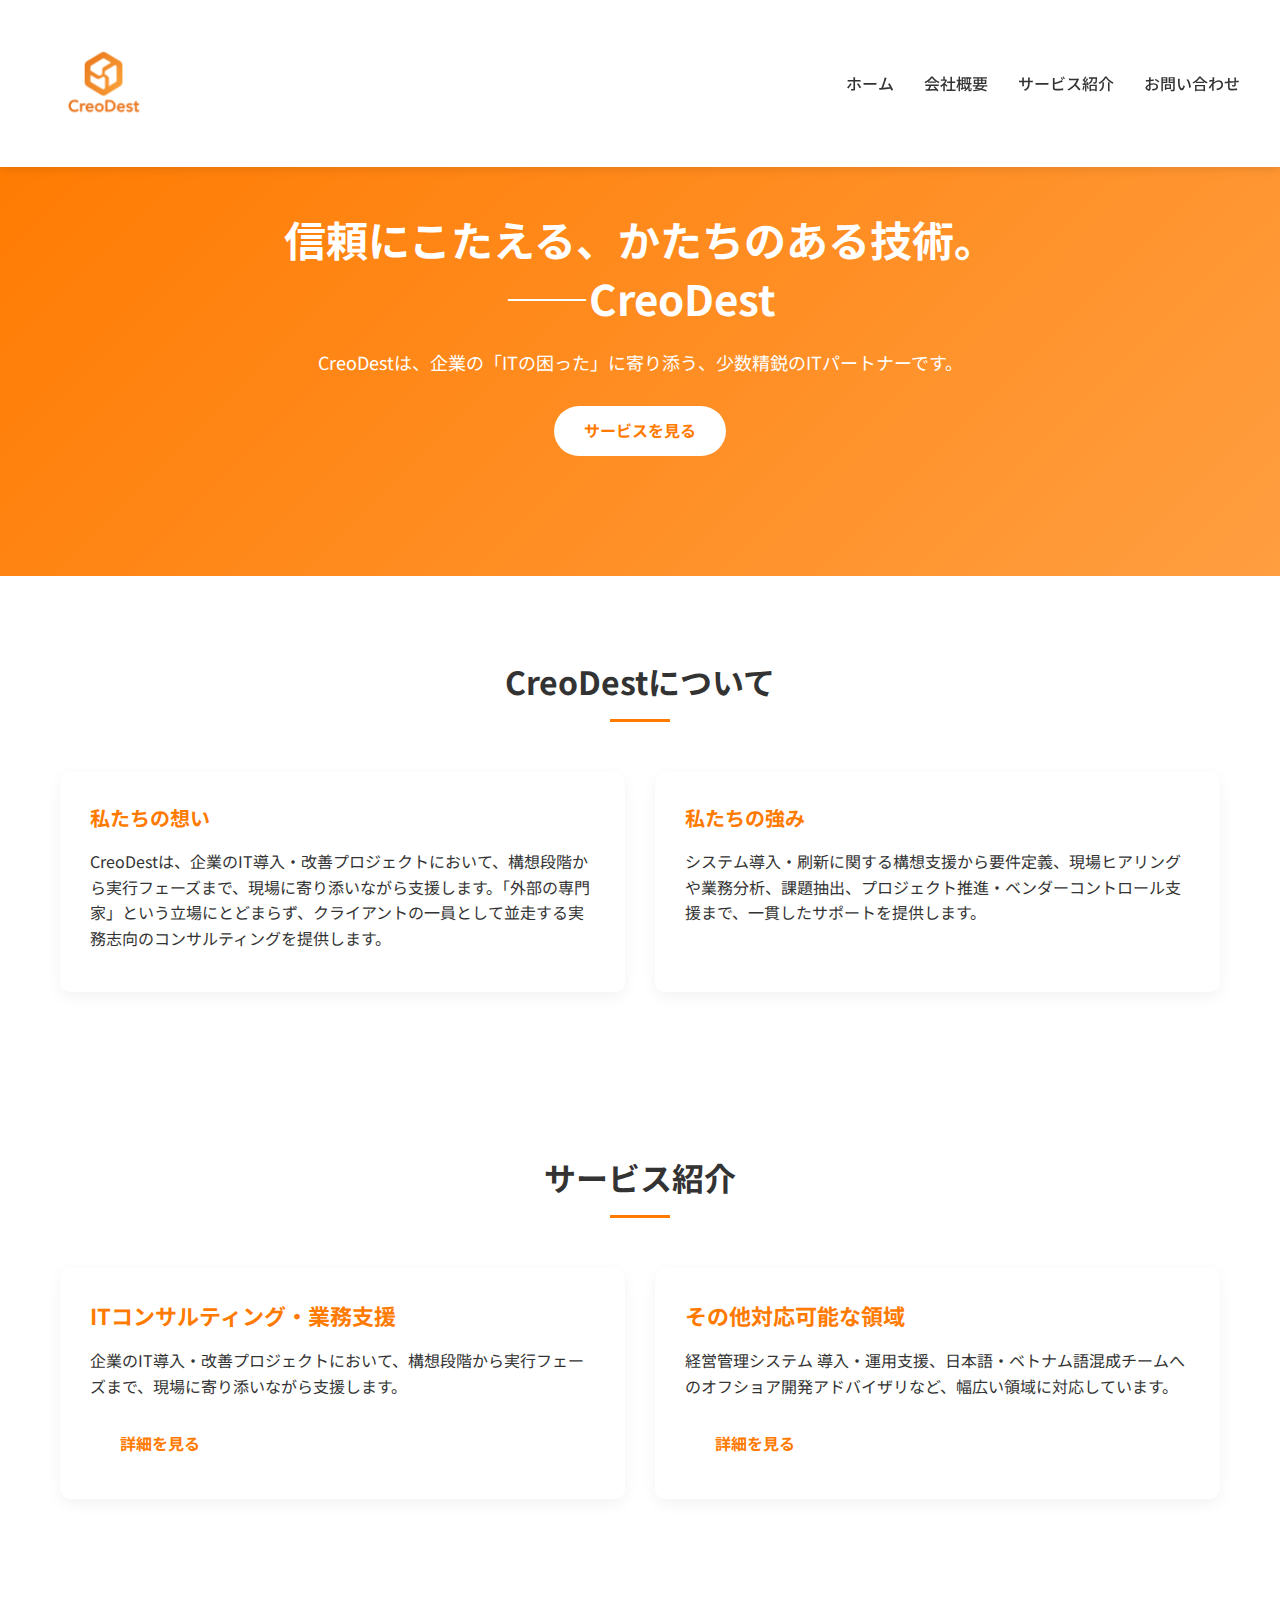
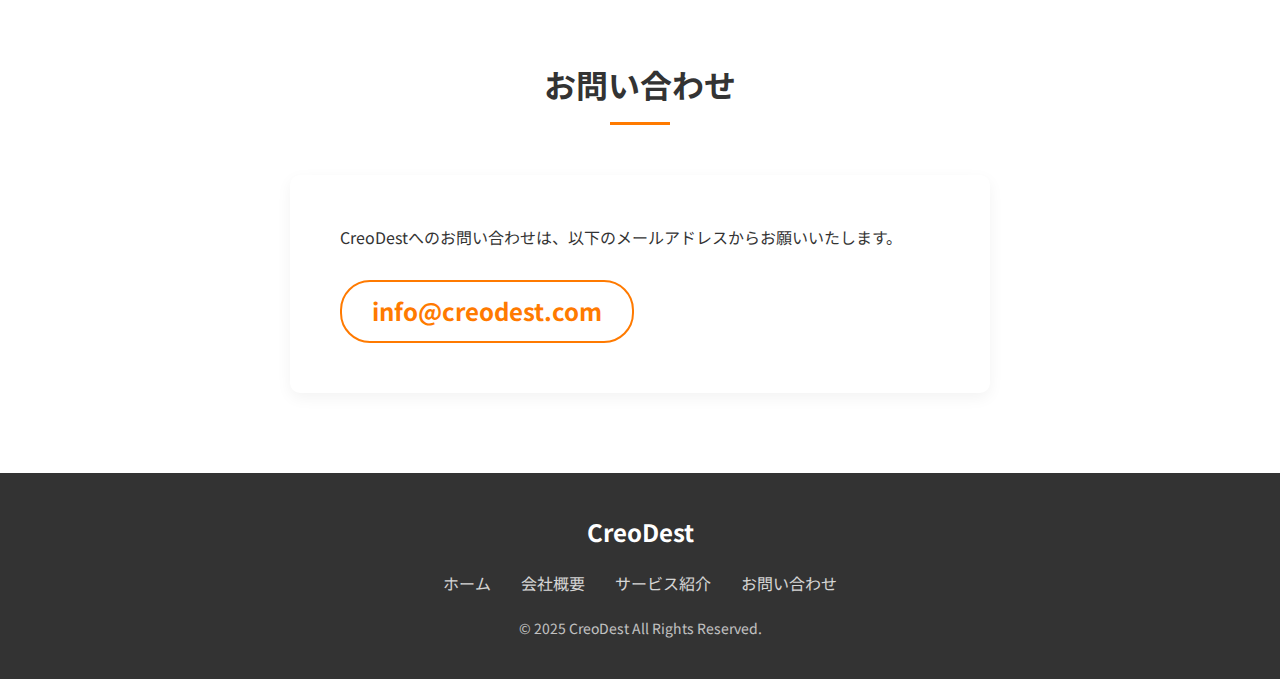
<file: index.html>
<!DOCTYPE html>
<html lang="ja">
<head>
    <meta charset="UTF-8">
    <meta name="viewport" content="width=device-width, initial-scale=1.0">
    <title>CreoDest - 信頼にこたえる、かたちのある技術</title>
    <meta name="description" content="CreoDestは、企業の「ITの困った」に寄り添う、少数精鋭のITパートナーです。システム導入から運用、現場調整、改善提案まで――専門性と誠実さをもって、現場に根ざした支援を行います。">
    <link rel="stylesheet" href="css/style.css">
    <link rel="preconnect" href="https://fonts.googleapis.com">
    <link rel="preconnect" href="https://fonts.gstatic.com" crossorigin>
    <link href="https://fonts.googleapis.com/css2?family=Noto+Sans+JP:wght@400;500;700&display=swap" rel="stylesheet">
</head>
<body>
    <!-- ヘッダー -->
    <header>
        <div class="container header-container">
            <div class="logo-container">
                <img src="images/logo.png" alt="CreoDest" class="logo-image">
            </div>
            <div class="mobile-menu-btn">
                <span></span>
                <span></span>
                <span></span>
            </div>
            <nav>
                <ul>
                    <li><a href="index.html">ホーム</a></li>
                    <li><a href="company.html">会社概要</a></li>
                    <li><a href="services.html">サービス紹介</a></li>
                    <li><a href="contact.html">お問い合わせ</a></li>
                </ul>
            </nav>
        </div>
    </header>

    <!-- メインコンテンツ -->
    <main>
        <!-- ヒーローセクション -->
        <section class="hero">
            <div class="container">
                <h1>信頼にこたえる、かたちのある技術。<br>――CreoDest</h1>
                <p>CreoDestは、企業の「ITの困った」に寄り添う、少数精鋭のITパートナーです。</p>
                <a href="services.html" class="btn">サービスを見る</a>
            </div>
        </section>

        <!-- 会社紹介セクション -->
        <section class="company-intro scroll-animation">
            <div class="container">
                <div class="section-title">
                    <h2>CreoDestについて</h2>
                </div>
                <div class="info-grid">
                    <div class="info-item">
                        <h3>私たちの想い</h3>
                        <p>CreoDestは、企業のIT導入・改善プロジェクトにおいて、構想段階から実行フェーズまで、現場に寄り添いながら支援します。「外部の専門家」という立場にとどまらず、クライアントの一員として並走する実務志向のコンサルティングを提供します。</p>
                    </div>
                    <div class="info-item">
                        <h3>私たちの強み</h3>
                        <p>システム導入・刷新に関する構想支援から要件定義、現場ヒアリングや業務分析、課題抽出、プロジェクト推進・ベンダーコントロール支援まで、一貫したサポートを提供します。</p>
                    </div>
                </div>
            </div>
        </section>

        <!-- サービス紹介セクション（簡易版） -->
        <section class="services-preview scroll-animation">
            <div class="container">
                <div class="section-title">
                    <h2>サービス紹介</h2>
                </div>
                <div class="services-container">
                    <div class="service-card">
                        <div class="service-content">
                            <h3>ITコンサルティング・業務支援</h3>
                            <p>企業のIT導入・改善プロジェクトにおいて、構想段階から実行フェーズまで、現場に寄り添いながら支援します。</p>
                            <a href="services.html" class="btn">詳細を見る</a>
                        </div>
                    </div>
                    <div class="service-card">
                        <div class="service-content">
                            <h3>その他対応可能な領域</h3>
                            <p>経営管理システム 導入・運用支援、日本語・ベトナム語混成チームへのオフショア開発アドバイザリなど、幅広い領域に対応しています。</p>
                            <a href="services.html" class="btn">詳細を見る</a>
                        </div>
                    </div>
                </div>
            </div>
        </section>

        <!-- お問い合わせセクション（簡易版） -->
        <section class="contact-preview scroll-animation">
            <div class="container">
                <div class="section-title">
                    <h2>お問い合わせ</h2>
                </div>
                <div class="contact-content">
                    <p>CreoDestへのお問い合わせは、以下のメールアドレスからお願いいたします。</p>
                    <a href="mailto:info@creodest.com" class="contact-email">info@creodest.com</a>
                </div>
            </div>
        </section>
    </main>

    <!-- フッター -->
    <footer>
        <div class="container footer-content">
            <div class="footer-logo">CreoDest</div>
            <div class="footer-nav">
                <ul>
                    <li><a href="index.html">ホーム</a></li>
                    <li><a href="company.html">会社概要</a></li>
                    <li><a href="services.html">サービス紹介</a></li>
                    <li><a href="contact.html">お問い合わせ</a></li>
                </ul>
            </div>
            <div class="copyright">
                &copy; 2025 CreoDest All Rights Reserved.
            </div>
        </div>
    </footer>

    <script src="js/main.js"></script>
</body>
</html>
</file>
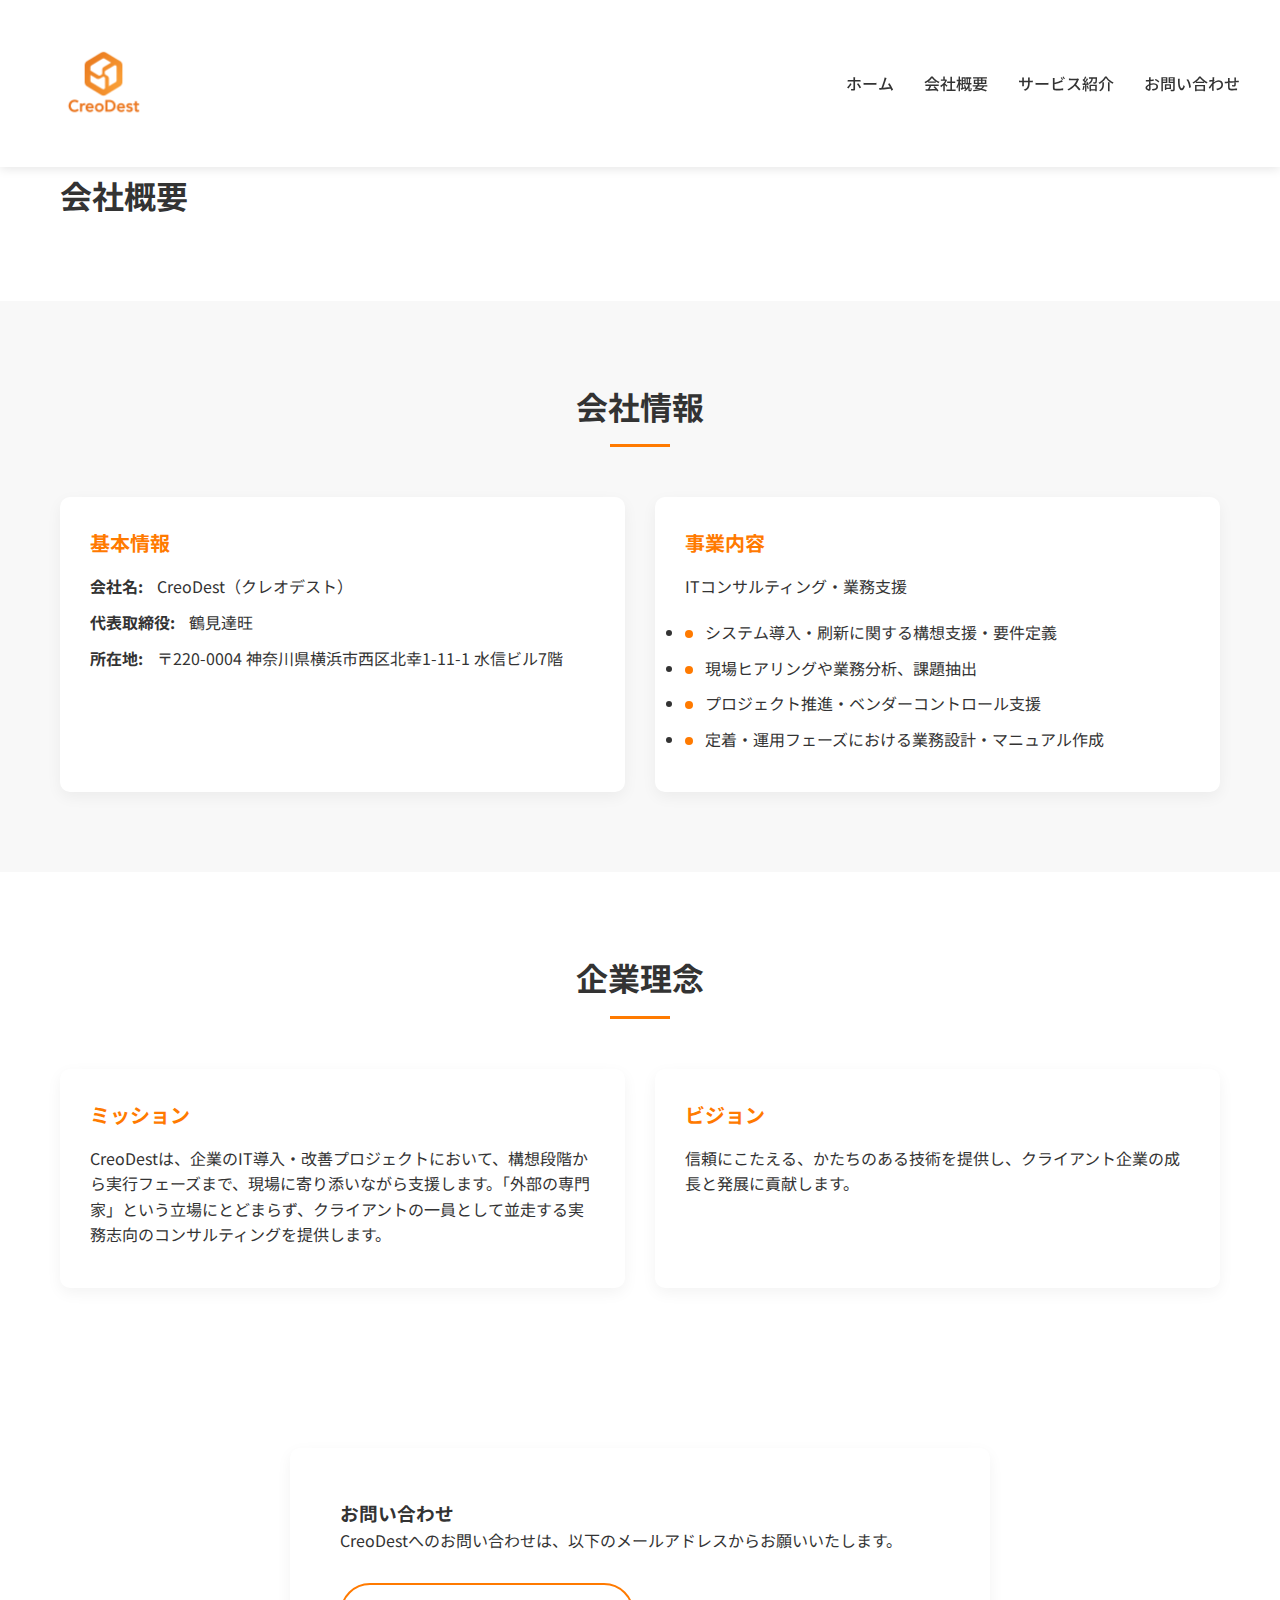
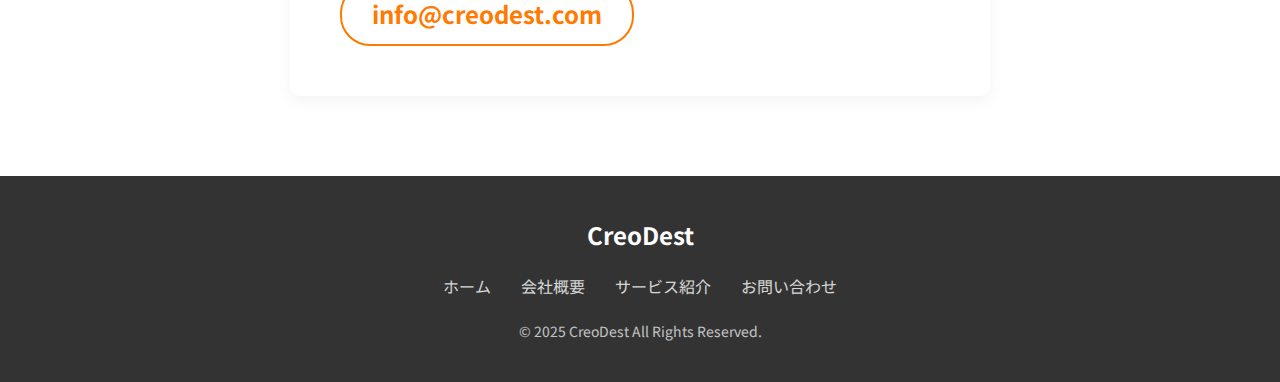
<file: company.html>
<!DOCTYPE html>
<html lang="ja">
<head>
    <meta charset="UTF-8">
    <meta name="viewport" content="width=device-width, initial-scale=1.0">
    <title>会社概要 - CreoDest</title>
    <meta name="description" content="CreoDestの会社概要ページです。代表者、所在地、事業内容などの情報をご覧いただけます。">
    <link rel="stylesheet" href="css/style.css">
    <link rel="preconnect" href="https://fonts.googleapis.com">
    <link rel="preconnect" href="https://fonts.gstatic.com" crossorigin>
    <link href="https://fonts.googleapis.com/css2?family=Noto+Sans+JP:wght@400;500;700&display=swap" rel="stylesheet">
</head>
<body>
    <!-- ヘッダー -->
    <header>
        <div class="container header-container">
            <div class="logo-container">
                <img src="images/logo.png" alt="CreoDest" class="logo-image">
            </div>
            <div class="mobile-menu-btn">
                <span></span>
                <span></span>
                <span></span>
            </div>
            <nav>
                <ul>
                    <li><a href="index.html">ホーム</a></li>
                    <li><a href="company.html">会社概要</a></li>
                    <li><a href="services.html">サービス紹介</a></li>
                    <li><a href="contact.html">お問い合わせ</a></li>
                </ul>
            </nav>
        </div>
    </header>

    <!-- メインコンテンツ -->
    <main>
        <!-- 会社概要ヘッダー -->
        <section class="page-header">
            <div class="container">
                <h1>会社概要</h1>
            </div>
        </section>

        <!-- 会社概要詳細 -->
        <section class="company-info scroll-animation">
            <div class="container">
                <div class="section-title">
                    <h2>会社情報</h2>
                </div>
                <div class="info-grid">
                    <div class="info-item">
                        <h3>基本情報</h3>
                        <p><span class="label">会社名:</span> CreoDest（クレオデスト）</p>
                        <p><span class="label">代表取締役:</span> <span id="capital">鶴見達旺</span></p>
                        <p><span class="label">所在地:</span> 〒220-0004 神奈川県横浜市西区北幸1-11-1 水信ビル7階</p>
                    </div>
                    <div class="info-item">
                        <h3>事業内容</h3>
                        <p>ITコンサルティング・業務支援</p>
                        <ul class="service-list">
                            <li>システム導入・刷新に関する構想支援・要件定義</li>
                            <li>現場ヒアリングや業務分析、課題抽出</li>
                            <li>プロジェクト推進・ベンダーコントロール支援</li>
                            <li>定着・運用フェーズにおける業務設計・マニュアル作成</li>
                        </ul>
                    </div>
                </div>
            </div>
        </section>

        <!-- 企業理念 -->
        <section class="philosophy scroll-animation">
            <div class="container">
                <div class="section-title">
                    <h2>企業理念</h2>
                </div>
                <div class="info-grid">
                    <div class="info-item">
                        <h3>ミッション</h3>
                        <p>CreoDestは、企業のIT導入・改善プロジェクトにおいて、構想段階から実行フェーズまで、現場に寄り添いながら支援します。「外部の専門家」という立場にとどまらず、クライアントの一員として並走する実務志向のコンサルティングを提供します。</p>
                    </div>
                    <div class="info-item">
                        <h3>ビジョン</h3>
                        <p>信頼にこたえる、かたちのある技術を提供し、クライアント企業の成長と発展に貢献します。</p>
                    </div>
                </div>
            </div>
        </section>

        <!-- お問い合わせへの誘導 -->
        <section class="cta scroll-animation">
            <div class="container">
                <div class="contact-content">
                    <h3>お問い合わせ</h3>
                    <p>CreoDestへのお問い合わせは、以下のメールアドレスからお願いいたします。</p>
                    <a href="mailto:info@creodest.com" class="contact-email">info@creodest.com</a>
                </div>
            </div>
        </section>
    </main>

    <!-- フッター -->
    <footer>
        <div class="container footer-content">
            <div class="footer-logo">CreoDest</div>
            <div class="footer-nav">
                <ul>
                    <li><a href="index.html">ホーム</a></li>
                    <li><a href="company.html">会社概要</a></li>
                    <li><a href="services.html">サービス紹介</a></li>
                    <li><a href="contact.html">お問い合わせ</a></li>
                </ul>
            </div>
            <div class="copyright">
                &copy; 2025 CreoDest All Rights Reserved.
            </div>
        </div>
    </footer>

    <script src="js/main.js"></script>
</body>
</html>
</file>
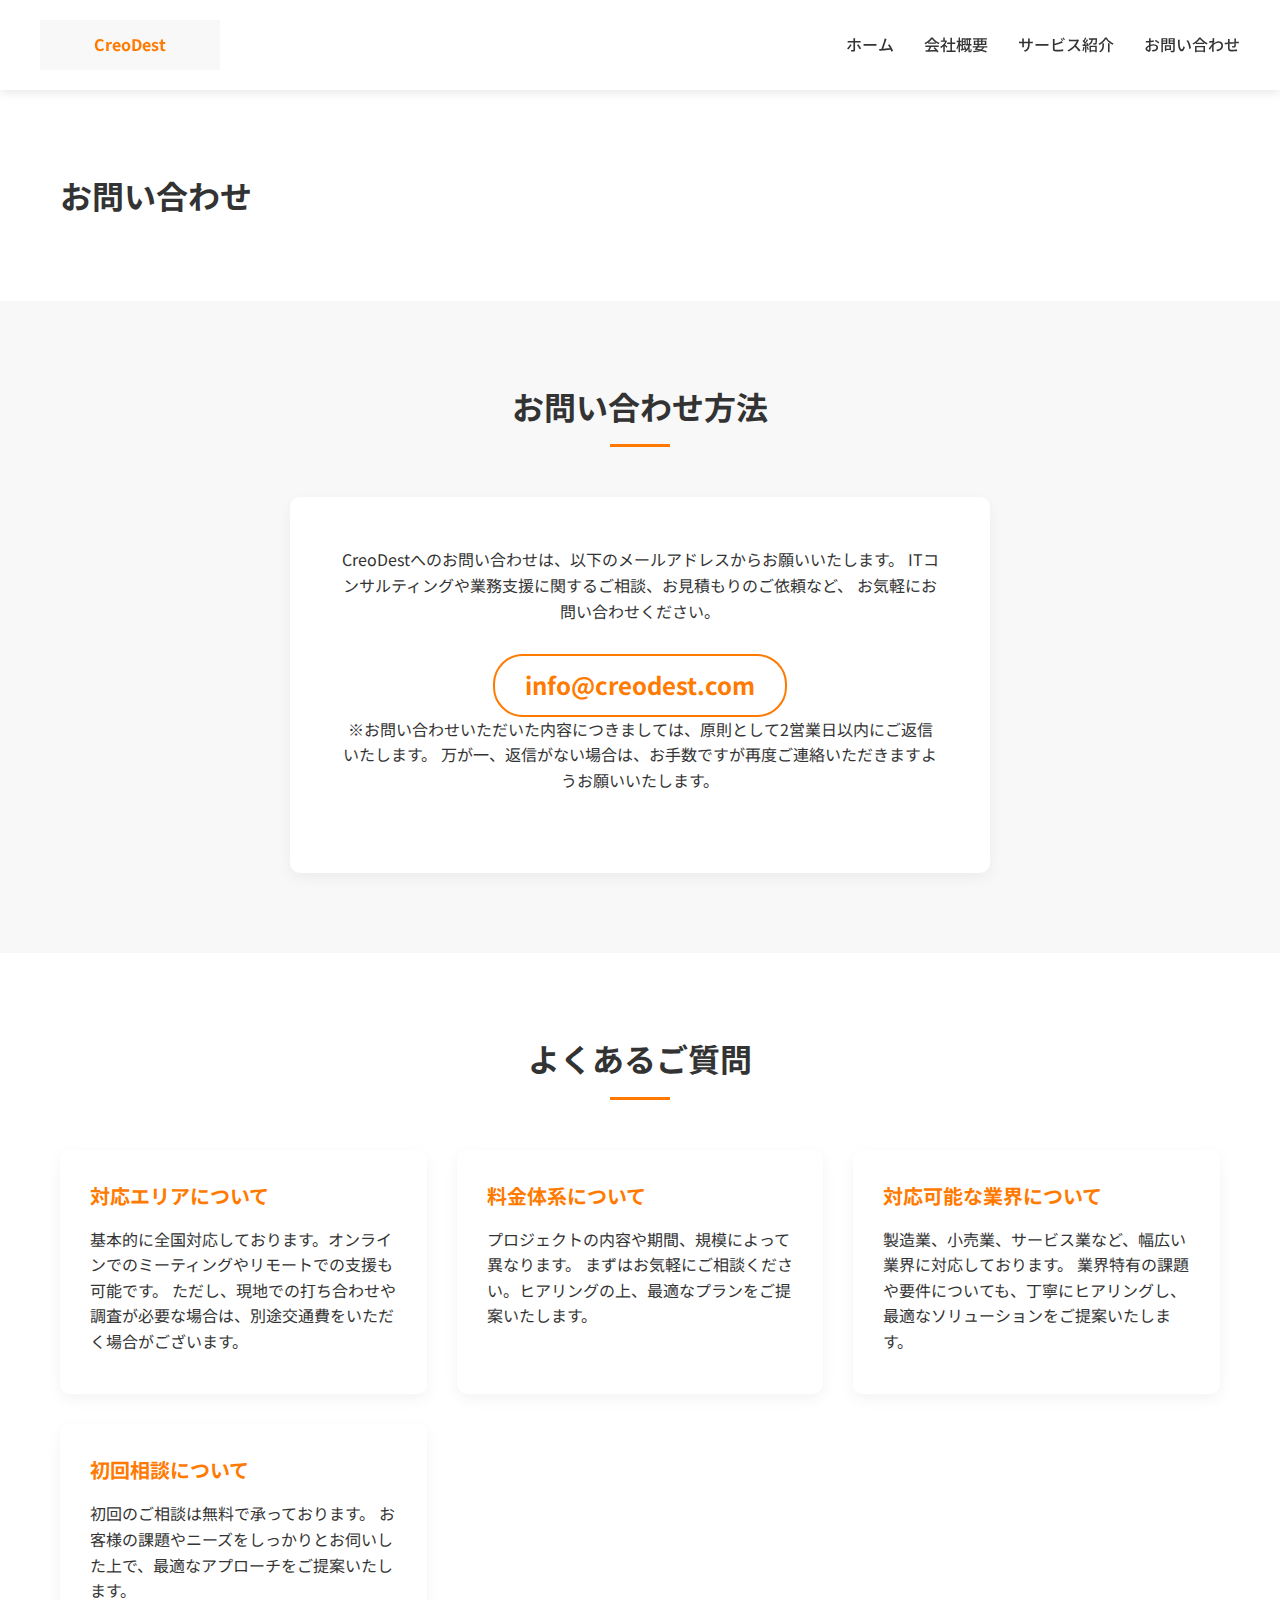
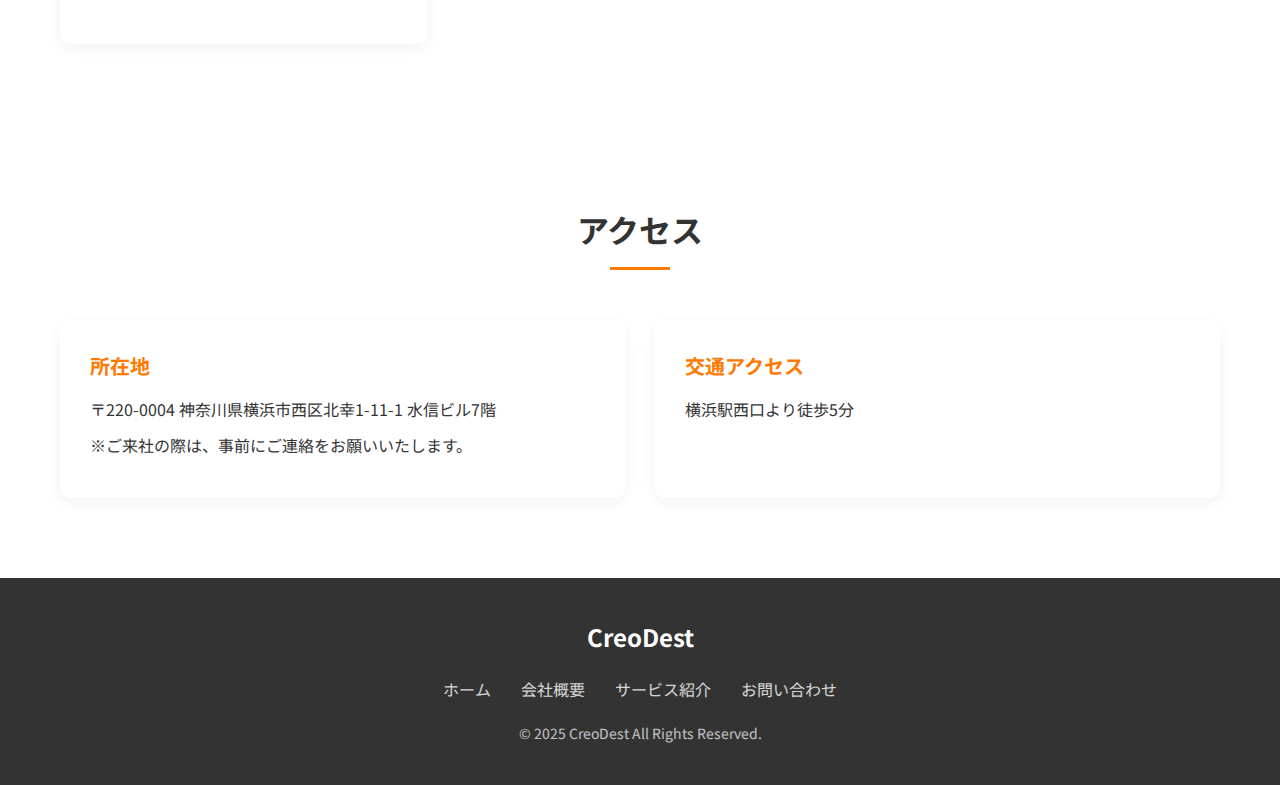
<file: contact.html>
<!DOCTYPE html>
<html lang="ja">
<head>
    <meta charset="UTF-8">
    <meta name="viewport" content="width=device-width, initial-scale=1.0">
    <title>お問い合わせ - CreoDest</title>
    <meta name="description" content="CreoDestへのお問い合わせページです。ITコンサルティングや業務支援に関するご相談は、こちらからお気軽にお問い合わせください。">
    <link rel="stylesheet" href="css/style.css">
    <link rel="preconnect" href="https://fonts.googleapis.com">
    <link rel="preconnect" href="https://fonts.gstatic.com" crossorigin>
    <link href="https://fonts.googleapis.com/css2?family=Noto+Sans+JP:wght@400;500;700&display=swap" rel="stylesheet">
</head>
<body>
    <!-- ヘッダー -->
    <header>
        <div class="container header-container">
            <div class="logo-container">
                <div class="logo-placeholder">CreoDest</div>
            </div>
            <div class="mobile-menu-btn">
                <span></span>
                <span></span>
                <span></span>
            </div>
            <nav>
                <ul>
                    <li><a href="index.html">ホーム</a></li>
                    <li><a href="company.html">会社概要</a></li>
                    <li><a href="services.html">サービス紹介</a></li>
                    <li><a href="contact.html">お問い合わせ</a></li>
                </ul>
            </nav>
        </div>
    </header>

    <!-- メインコンテンツ -->
    <main>
        <!-- お問い合わせヘッダー -->
        <section class="page-header">
            <div class="container">
                <h1>お問い合わせ</h1>
            </div>
        </section>

        <!-- お問い合わせ詳細 -->
        <section class="contact scroll-animation">
            <div class="container">
                <div class="section-title">
                    <h2>お問い合わせ方法</h2>
                </div>
                <div class="contact-content">
                    <p>
                        CreoDestへのお問い合わせは、以下のメールアドレスからお願いいたします。
                        ITコンサルティングや業務支援に関するご相談、お見積もりのご依頼など、
                        お気軽にお問い合わせください。
                    </p>
                    <div class="contact-email-container">
                        <a href="mailto:info@creodest.com" class="contact-email">info@creodest.com</a>
                    </div>
                    <p class="contact-note">
                        ※お問い合わせいただいた内容につきましては、原則として2営業日以内にご返信いたします。
                        万が一、返信がない場合は、お手数ですが再度ご連絡いただきますようお願いいたします。
                    </p>
                </div>
            </div>
        </section>

        <!-- よくあるご質問 -->
        <section class="faq scroll-animation">
            <div class="container">
                <div class="section-title">
                    <h2>よくあるご質問</h2>
                </div>
                <div class="info-grid">
                    <div class="info-item">
                        <h3>対応エリアについて</h3>
                        <p>
                            基本的に全国対応しております。オンラインでのミーティングやリモートでの支援も可能です。
                            ただし、現地での打ち合わせや調査が必要な場合は、別途交通費をいただく場合がございます。
                        </p>
                    </div>
                    <div class="info-item">
                        <h3>料金体系について</h3>
                        <p>
                            プロジェクトの内容や期間、規模によって異なります。
                            まずはお気軽にご相談ください。ヒアリングの上、最適なプランをご提案いたします。
                        </p>
                    </div>
                    <div class="info-item">
                        <h3>対応可能な業界について</h3>
                        <p>
                            製造業、小売業、サービス業など、幅広い業界に対応しております。
                            業界特有の課題や要件についても、丁寧にヒアリングし、最適なソリューションをご提案いたします。
                        </p>
                    </div>
                    <div class="info-item">
                        <h3>初回相談について</h3>
                        <p>
                            初回のご相談は無料で承っております。
                            お客様の課題やニーズをしっかりとお伺いした上で、最適なアプローチをご提案いたします。
                        </p>
                    </div>
                </div>
            </div>
        </section>

        <!-- アクセス情報 -->
        <section class="access scroll-animation">
            <div class="container">
                <div class="section-title">
                    <h2>アクセス</h2>
                </div>
                <div class="info-grid">
                    <div class="info-item">
                        <h3>所在地</h3>
                        <p>〒220-0004 神奈川県横浜市西区北幸1-11-1 水信ビル7階</p>
                        <p class="access-note">※ご来社の際は、事前にご連絡をお願いいたします。</p>
                    </div>
                    <div class="info-item">
                        <h3>交通アクセス</h3>
                        <p>横浜駅西口より徒歩5分</p>
                    </div>
                </div>
            </div>
        </section>
    </main>

    <!-- フッター -->
    <footer>
        <div class="container footer-content">
            <div class="footer-logo">CreoDest</div>
            <div class="footer-nav">
                <ul>
                    <li><a href="index.html">ホーム</a></li>
                    <li><a href="company.html">会社概要</a></li>
                    <li><a href="services.html">サービス紹介</a></li>
                    <li><a href="contact.html">お問い合わせ</a></li>
                </ul>
            </div>
            <div class="copyright">
                &copy; 2025 CreoDest All Rights Reserved.
            </div>
        </div>
    </footer>

    <script src="js/main.js"></script>
</body>
</html>
</file>
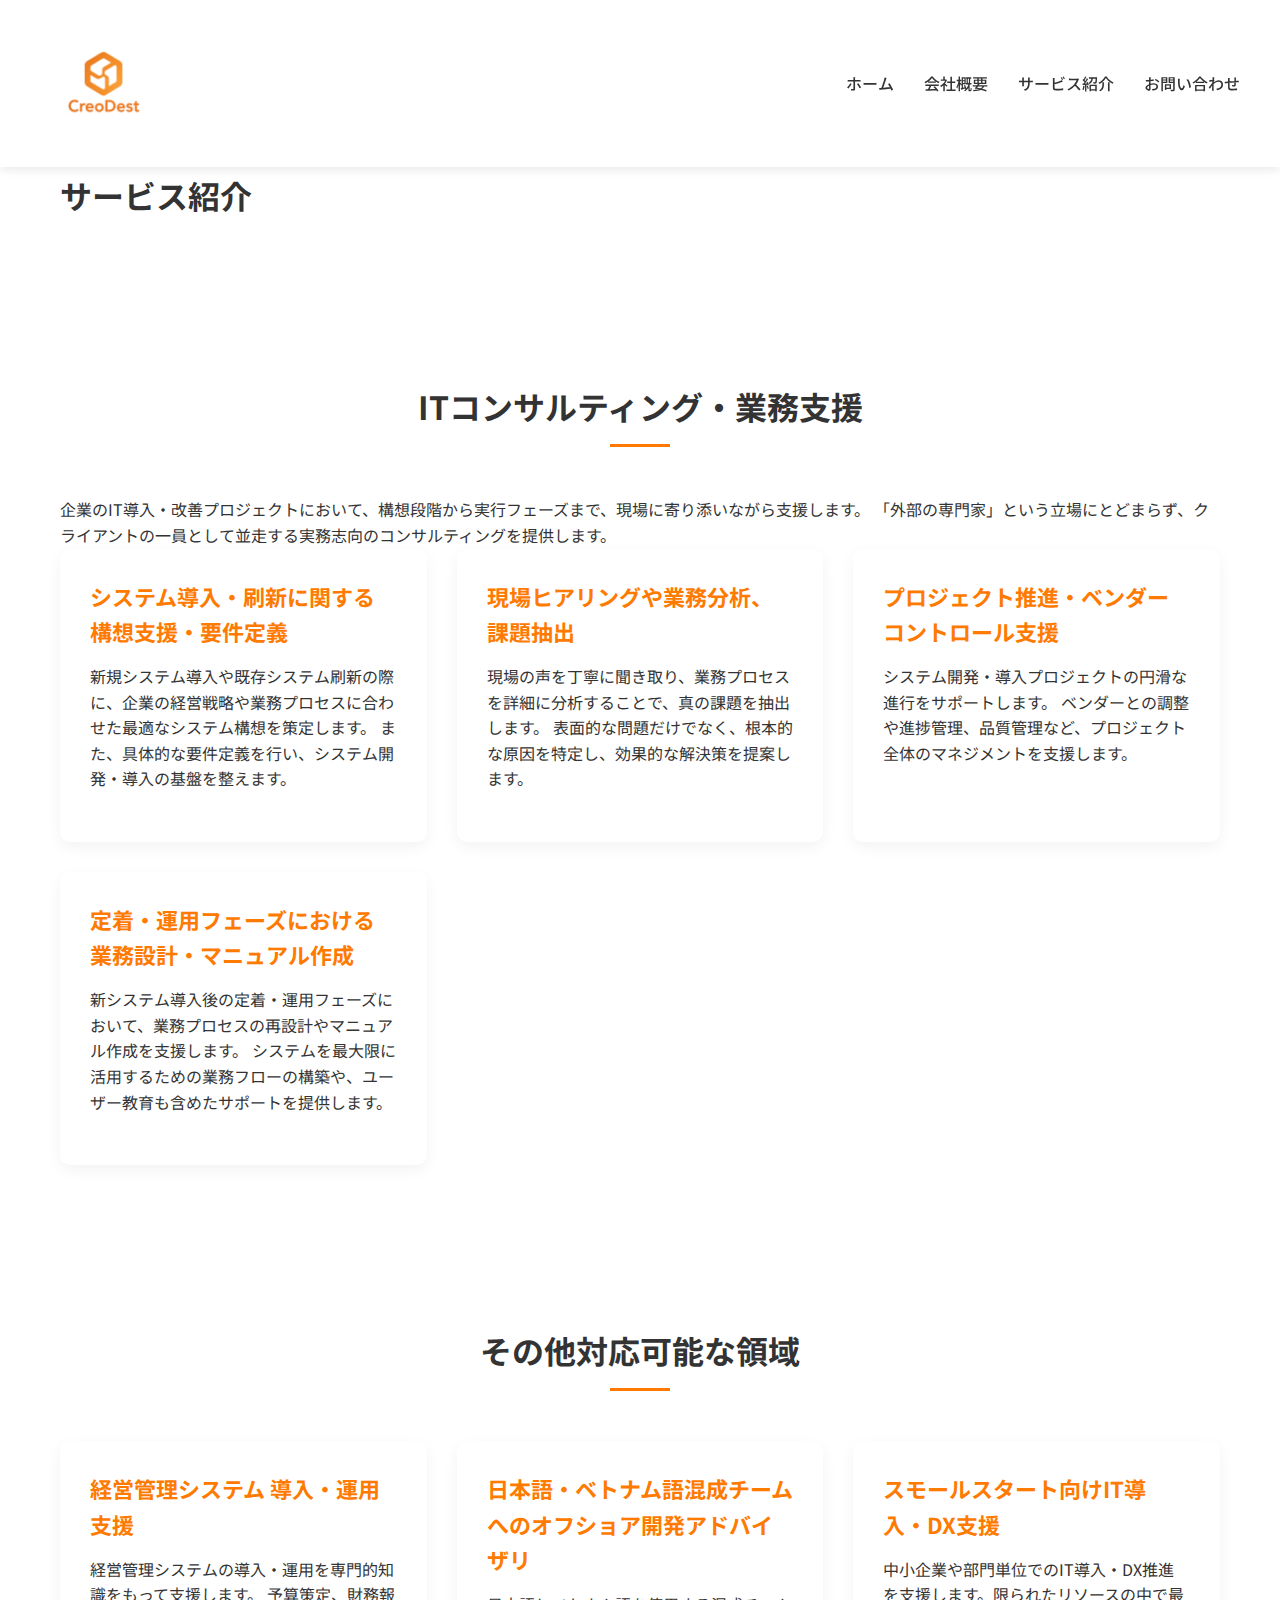
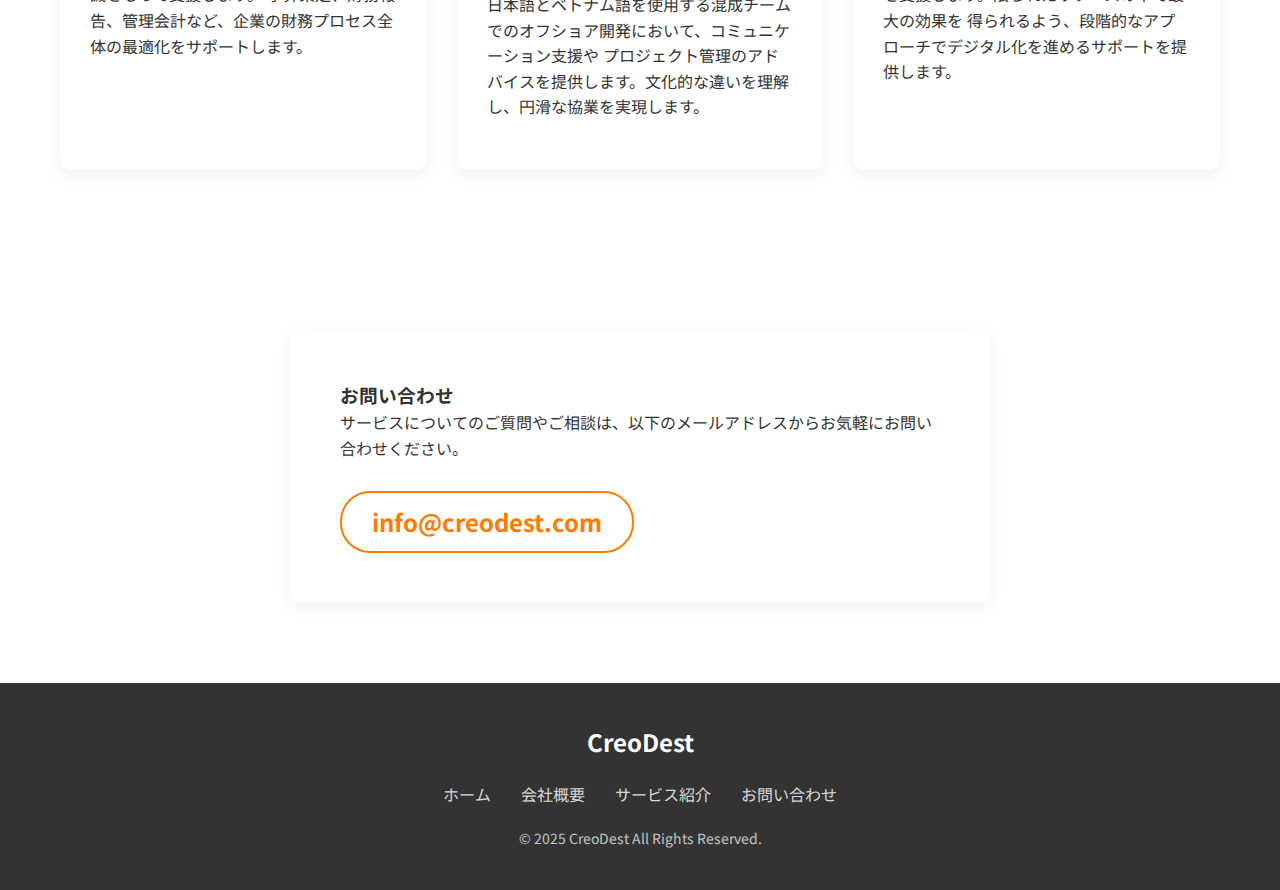
<file: services.html>
<!DOCTYPE html>
<html lang="ja">
<head>
    <meta charset="UTF-8">
    <meta name="viewport" content="width=device-width, initial-scale=1.0">
    <title>サービス紹介 - CreoDest</title>
    <meta name="description" content="CreoDestのサービス紹介ページです。ITコンサルティング・業務支援、経営管理システム導入・運用支援など、幅広いサービスをご提供しています。">
    <link rel="stylesheet" href="css/style.css">
    <link rel="preconnect" href="https://fonts.googleapis.com">
    <link rel="preconnect" href="https://fonts.gstatic.com" crossorigin>
    <link href="https://fonts.googleapis.com/css2?family=Noto+Sans+JP:wght@400;500;700&display=swap" rel="stylesheet">
</head>
<body>
    <!-- ヘッダー -->
    <header>
        <div class="container header-container">
            <div class="logo-container">
                <img src="images/logo.png" alt="CreoDest" class="logo-image">
            </div>
            <div class="mobile-menu-btn">
                <span></span>
                <span></span>
                <span></span>
            </div>
            <nav>
                <ul>
                    <li><a href="index.html">ホーム</a></li>
                    <li><a href="company.html">会社概要</a></li>
                    <li><a href="services.html">サービス紹介</a></li>
                    <li><a href="contact.html">お問い合わせ</a></li>
                </ul>
            </nav>
        </div>
    </header>

    <!-- メインコンテンツ -->
    <main>
        <!-- サービス紹介ヘッダー -->
        <section class="page-header">
            <div class="container">
                <h1>サービス紹介</h1>
            </div>
        </section>

        <!-- ITコンサルティング・業務支援 -->
        <section class="services scroll-animation">
            <div class="container">
                <div class="section-title">
                    <h2>ITコンサルティング・業務支援</h2>
                </div>
                <div class="service-detail">
                    <p class="service-intro">
                        企業のIT導入・改善プロジェクトにおいて、構想段階から実行フェーズまで、現場に寄り添いながら支援します。
                        「外部の専門家」という立場にとどまらず、クライアントの一員として並走する実務志向のコンサルティングを提供します。
                    </p>
                    
                    <div class="services-container">
                        <div class="service-card">
                            <div class="service-content">
                                <h3>システム導入・刷新に関する構想支援・要件定義</h3>
                                <p>
                                    新規システム導入や既存システム刷新の際に、企業の経営戦略や業務プロセスに合わせた最適なシステム構想を策定します。
                                    また、具体的な要件定義を行い、システム開発・導入の基盤を整えます。
                                </p>
                            </div>
                        </div>
                        
                        <div class="service-card">
                            <div class="service-content">
                                <h3>現場ヒアリングや業務分析、課題抽出</h3>
                                <p>
                                    現場の声を丁寧に聞き取り、業務プロセスを詳細に分析することで、真の課題を抽出します。
                                    表面的な問題だけでなく、根本的な原因を特定し、効果的な解決策を提案します。
                                </p>
                            </div>
                        </div>
                        
                        <div class="service-card">
                            <div class="service-content">
                                <h3>プロジェクト推進・ベンダーコントロール支援</h3>
                                <p>
                                    システム開発・導入プロジェクトの円滑な進行をサポートします。
                                    ベンダーとの調整や進捗管理、品質管理など、プロジェクト全体のマネジメントを支援します。
                                </p>
                            </div>
                        </div>
                        
                        <div class="service-card">
                            <div class="service-content">
                                <h3>定着・運用フェーズにおける業務設計・マニュアル作成</h3>
                                <p>
                                    新システム導入後の定着・運用フェーズにおいて、業務プロセスの再設計やマニュアル作成を支援します。
                                    システムを最大限に活用するための業務フローの構築や、ユーザー教育も含めたサポートを提供します。
                                </p>
                            </div>
                        </div>
                    </div>
                </div>
            </div>
        </section>

        <!-- その他対応可能な領域 -->
        <section class="other-services scroll-animation">
            <div class="container">
                <div class="section-title">
                    <h2>その他対応可能な領域</h2>
                </div>
                <div class="services-container">
                    <div class="service-card">
                        <div class="service-content">
                            <h3>経営管理システム 導入・運用支援</h3>
                            <p>
                                経営管理システムの導入・運用を専門的知識をもって支援します。
                                予算策定、財務報告、管理会計など、企業の財務プロセス全体の最適化をサポートします。
                            </p>
                        </div>
                    </div>
                    
                    <div class="service-card">
                        <div class="service-content">
                            <h3>日本語・ベトナム語混成チームへのオフショア開発アドバイザリ</h3>
                            <p>
                                日本語とベトナム語を使用する混成チームでのオフショア開発において、コミュニケーション支援や
                                プロジェクト管理のアドバイスを提供します。文化的な違いを理解し、円滑な協業を実現します。
                            </p>
                        </div>
                    </div>
                    
                    <div class="service-card">
                        <div class="service-content">
                            <h3>スモールスタート向けIT導入・DX支援</h3>
                            <p>
                                中小企業や部門単位でのIT導入・DX推進を支援します。限られたリソースの中で最大の効果を
                                得られるよう、段階的なアプローチでデジタル化を進めるサポートを提供します。
                            </p>
                        </div>
                    </div>
                </div>
            </div>
        </section>

        <!-- お問い合わせへの誘導 -->
        <section class="cta scroll-animation">
            <div class="container">
                <div class="contact-content">
                    <h3>お問い合わせ</h3>
                    <p>サービスについてのご質問やご相談は、以下のメールアドレスからお気軽にお問い合わせください。</p>
                    <a href="mailto:info@creodest.com" class="contact-email">info@creodest.com</a>
                </div>
            </div>
        </section>
    </main>

    <!-- フッター -->
    <footer>
        <div class="container footer-content">
            <div class="footer-logo">CreoDest</div>
            <div class="footer-nav">
                <ul>
                    <li><a href="index.html">ホーム</a></li>
                    <li><a href="company.html">会社概要</a></li>
                    <li><a href="services.html">サービス紹介</a></li>
                    <li><a href="contact.html">お問い合わせ</a></li>
                </ul>
            </div>
            <div class="copyright">
                &copy; 2025 CreoDest All Rights Reserved.
            </div>
        </div>
    </footer>

    <script src="js/main.js"></script>
</body>
</html>
</file>
<file: css/style.css>
/* CreoDest ウェブサイト スタイルシート */

/* 全体のリセットとベーススタイル */
* {
  margin: 0;
  padding: 0;
  box-sizing: border-box;
}

:root {
  --primary-color: #FF7A00; /* オレンジ系メインカラー */
  --secondary-color: #FF9E40; /* 明るめのオレンジ */
  --accent-color: #E65C00; /* 濃いめのオレンジ */
  --text-color: #333333; /* 基本テキストカラー */
  --light-text: #666666; /* 薄めのテキストカラー */
  --background-color: #FFFFFF; /* 背景色 */
  --light-background: #F8F8F8; /* 薄いグレー背景 */
  --border-color: #EEEEEE; /* ボーダーカラー */
}

body {
  font-family: 'Noto Sans JP', sans-serif;
  color: var(--text-color);
  line-height: 1.6;
  background-color: var(--background-color);
}

a {
  text-decoration: none;
  color: var(--primary-color);
  transition: color 0.3s ease;
}

a:hover {
  color: var(--accent-color);
}

.container {
  width: 100%;
  max-width: 1200px;
  margin: 0 auto;
  padding: 0 20px;
}

/* ヘッダー */
header {
  background-color: var(--background-color);
  box-shadow: 0 2px 10px rgba(0, 0, 0, 0.1);
  position: fixed;
  width: 100%;
  top: 0;
  z-index: 1000;
}

.header-container {
  display: flex;
  justify-content: space-between;
  align-items: center;
  padding: 20px 0;
}

.logo-container {
  display: flex;
  align-items: center;
}

.logo-placeholder {
  width: 180px;
  height: 50px;
  background-color: var(--light-background);
  display: flex;
  align-items: center;
  justify-content: center;
  margin-right: 10px;
  font-weight: bold;
  color: var(--primary-color);
}

.logo-image {
  width: 127px; /* 幅を127pxに調整 */
  height: auto; /* 縦横比を保ったまま自動調整 */
}

.company-name {
  font-size: 24px;
  font-weight: bold;
  color: var(--primary-color);
}

/* ナビゲーション */
nav ul {
  display: flex;
  list-style: none;
}

nav ul li {
  margin-left: 30px;
}

nav ul li a {
  color: var(--text-color);
  font-weight: 500;
  position: relative;
}

nav ul li a:hover {
  color: var(--primary-color);
}

nav ul li a::after {
  content: '';
  position: absolute;
  width: 0;
  height: 2px;
  bottom: -5px;
  left: 0;
  background-color: var(--primary-color);
  transition: width 0.3s ease;
}

nav ul li a:hover::after {
  width: 100%;
}

/* モバイルメニュー */
.mobile-menu-btn {
  display: none;
  cursor: pointer;
}

.mobile-menu-btn span {
  display: block;
  width: 25px;
  height: 3px;
  background-color: var(--text-color);
  margin: 5px 0;
  transition: all 0.3s ease;
}

/* メインコンテンツ */
main {
  margin-top: 90px;
  min-height: calc(100vh - 90px - 100px); /* ヘッダーとフッターの高さを考慮 */
}

/* セクション共通 */
section {
  padding: 80px 0;
}

.section-title {
  text-align: center;
  margin-bottom: 50px;
}

.section-title h2 {
  font-size: 32px;
  color: var(--text-color);
  position: relative;
  display: inline-block;
  padding-bottom: 15px;
}

.section-title h2::after {
  content: '';
  position: absolute;
  width: 60px;
  height: 3px;
  background-color: var(--primary-color);
  bottom: 0;
  left: 50%;
  transform: translateX(-50%);
}

/* ヒーローセクション（トップページ） */
.hero {
  background: linear-gradient(135deg, var(--primary-color), var(--secondary-color));
  color: white;
  text-align: center;
  padding: 120px 0;
}

.hero h1 {
  font-size: 42px;
  margin-bottom: 20px;
  line-height: 1.4;
}

.hero p {
  font-size: 18px;
  max-width: 800px;
  margin: 0 auto 30px;
}

.btn {
  display: inline-block;
  background-color: white;
  color: var(--primary-color);
  padding: 12px 30px;
  border-radius: 30px;
  font-weight: bold;
  transition: all 0.3s ease;
}

.btn:hover {
  background-color: var(--accent-color);
  color: white;
  transform: translateY(-3px);
  box-shadow: 0 5px 15px rgba(0, 0, 0, 0.1);
}

/* 会社概要セクション */
.company-info {
  background-color: var(--light-background);
}

.info-grid {
  display: grid;
  grid-template-columns: repeat(auto-fit, minmax(300px, 1fr));
  gap: 30px;
}

.info-item {
  background-color: white;
  padding: 30px;
  border-radius: 10px;
  box-shadow: 0 5px 15px rgba(0, 0, 0, 0.05);
}

.info-item h3 {
  color: var(--primary-color);
  margin-bottom: 15px;
  font-size: 20px;
}

.info-item p {
  margin-bottom: 10px;
}

.info-item .label {
  font-weight: bold;
  margin-right: 10px;
}

/* サービス紹介セクション */
.services-container {
  display: grid;
  grid-template-columns: repeat(auto-fit, minmax(300px, 1fr));
  gap: 30px;
}

.service-card {
  background-color: white;
  border-radius: 10px;
  overflow: hidden;
  box-shadow: 0 5px 15px rgba(0, 0, 0, 0.05);
  transition: transform 0.3s ease, box-shadow 0.3s ease;
}

.service-card:hover {
  transform: translateY(-5px);
  box-shadow: 0 10px 25px rgba(0, 0, 0, 0.1);
}

.service-content {
  padding: 30px;
}

.service-content h3 {
  color: var(--primary-color);
  margin-bottom: 15px;
  font-size: 22px;
}

.service-content p {
  margin-bottom: 20px;
}

.service-list {
  margin-top: 20px;
}

.service-list li {
  margin-bottom: 10px;
  position: relative;
  padding-left: 20px;
}

.service-list li::before {
  content: '';
  position: absolute;
  left: 0;
  top: 10px;
  width: 8px;
  height: 8px;
  background-color: var(--primary-color);
  border-radius: 50%;
}

/* お問い合わせセクション */
.contact {
  background-color: var(--light-background);
  text-align: center;
}

.contact-content {
  max-width: 700px;
  margin: 0 auto;
  background-color: white;
  padding: 50px;
  border-radius: 10px;
  box-shadow: 0 5px 15px rgba(0, 0, 0, 0.05);
}

.contact-content p {
  margin-bottom: 30px;
}

.contact-email {
  font-size: 24px;
  color: var(--primary-color);
  font-weight: bold;
  display: inline-block;
  padding: 10px 30px;
  border: 2px solid var(--primary-color);
  border-radius: 30px;
  transition: all 0.3s ease;
}

.contact-email:hover {
  background-color: var(--primary-color);
  color: white;
}

/* フッター */
footer {
  background-color: var(--text-color);
  color: white;
  padding: 40px 0;
  text-align: center;
}

.footer-content {
  display: flex;
  flex-direction: column;
  align-items: center;
}

.footer-logo {
  margin-bottom: 20px;
  font-size: 24px;
  font-weight: bold;
  color: white;
}

.footer-nav {
  margin-bottom: 20px;
}

.footer-nav ul {
  display: flex;
  list-style: none;
  justify-content: center;
  flex-wrap: wrap;
}

.footer-nav ul li {
  margin: 0 15px;
}

.footer-nav ul li a {
  color: white;
  opacity: 0.8;
}

.footer-nav ul li a:hover {
  opacity: 1;
}

.copyright {
  opacity: 0.7;
  font-size: 14px;
}

/* レスポンシブデザイン */
@media (max-width: 992px) {
  .header-container {
    padding: 15px 0;
  }
  
  nav ul li {
    margin-left: 20px;
  }
  
  .hero h1 {
    font-size: 36px;
  }
}

@media (max-width: 768px) {
  .mobile-menu-btn {
    display: block;
  }
  
  nav {
    position: fixed;
    top: 90px;
    left: 0;
    width: 100%;
    background-color: white;
    box-shadow: 0 5px 10px rgba(0, 0, 0, 0.1);
    clip-path: circle(0px at top right);
    transition: clip-path 0.5s ease;
  }
  
  nav.active {
    clip-path: circle(1500px at top right);
  }
  
  nav ul {
    flex-direction: column;
    padding: 20px 0;
  }
  
  nav ul li {
    margin: 10px 0;
    text-align: center;
  }
  
  .hero {
    padding: 80px 0;
  }
  
  .hero h1 {
    font-size: 30px;
  }
  
  .hero p {
    font-size: 16px;
  }
  
  section {
    padding: 60px 0;
  }
  
  .section-title h2 {
    font-size: 28px;
  }
  
  .contact-content {
    padding: 30px;
  }
  
  .contact-email {
    font-size: 20px;
  }
}

@media (max-width: 576px) {
  .logo-placeholder {
    width: 150px;
    height: 40px;
  }
  
  .company-name {
    font-size: 20px;
  }
  
  .hero h1 {
    font-size: 26px;
  }
  
  .btn {
    padding: 10px 25px;
  }
  
  .info-grid, .services-container {
    grid-template-columns: 1fr;
  }
  
  .contact-content {
    padding: 20px;
  }
  
  .contact-email {
    font-size: 18px;
    padding: 8px 20px;
  }
  
  .footer-nav ul {
    flex-direction: column;
  }
  
  .footer-nav ul li {
    margin: 5px 0;
  }
}
</file>
